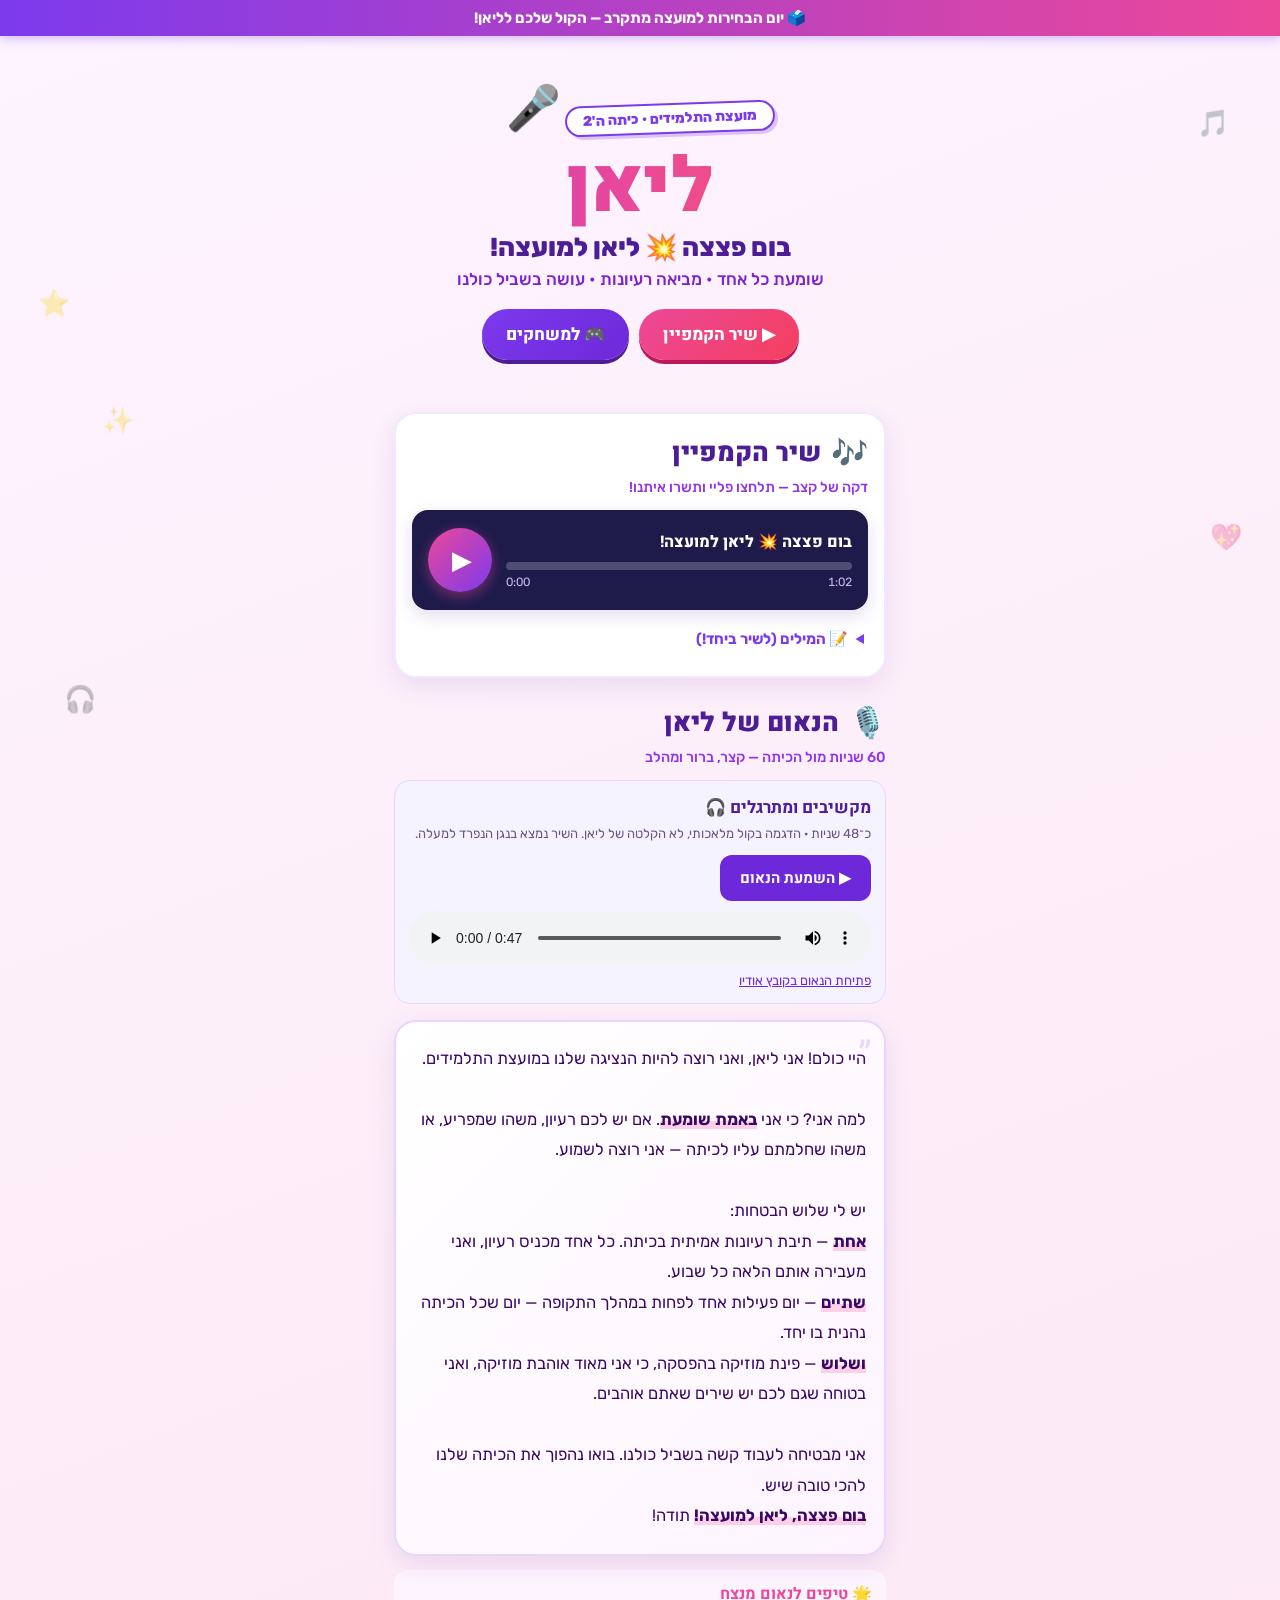
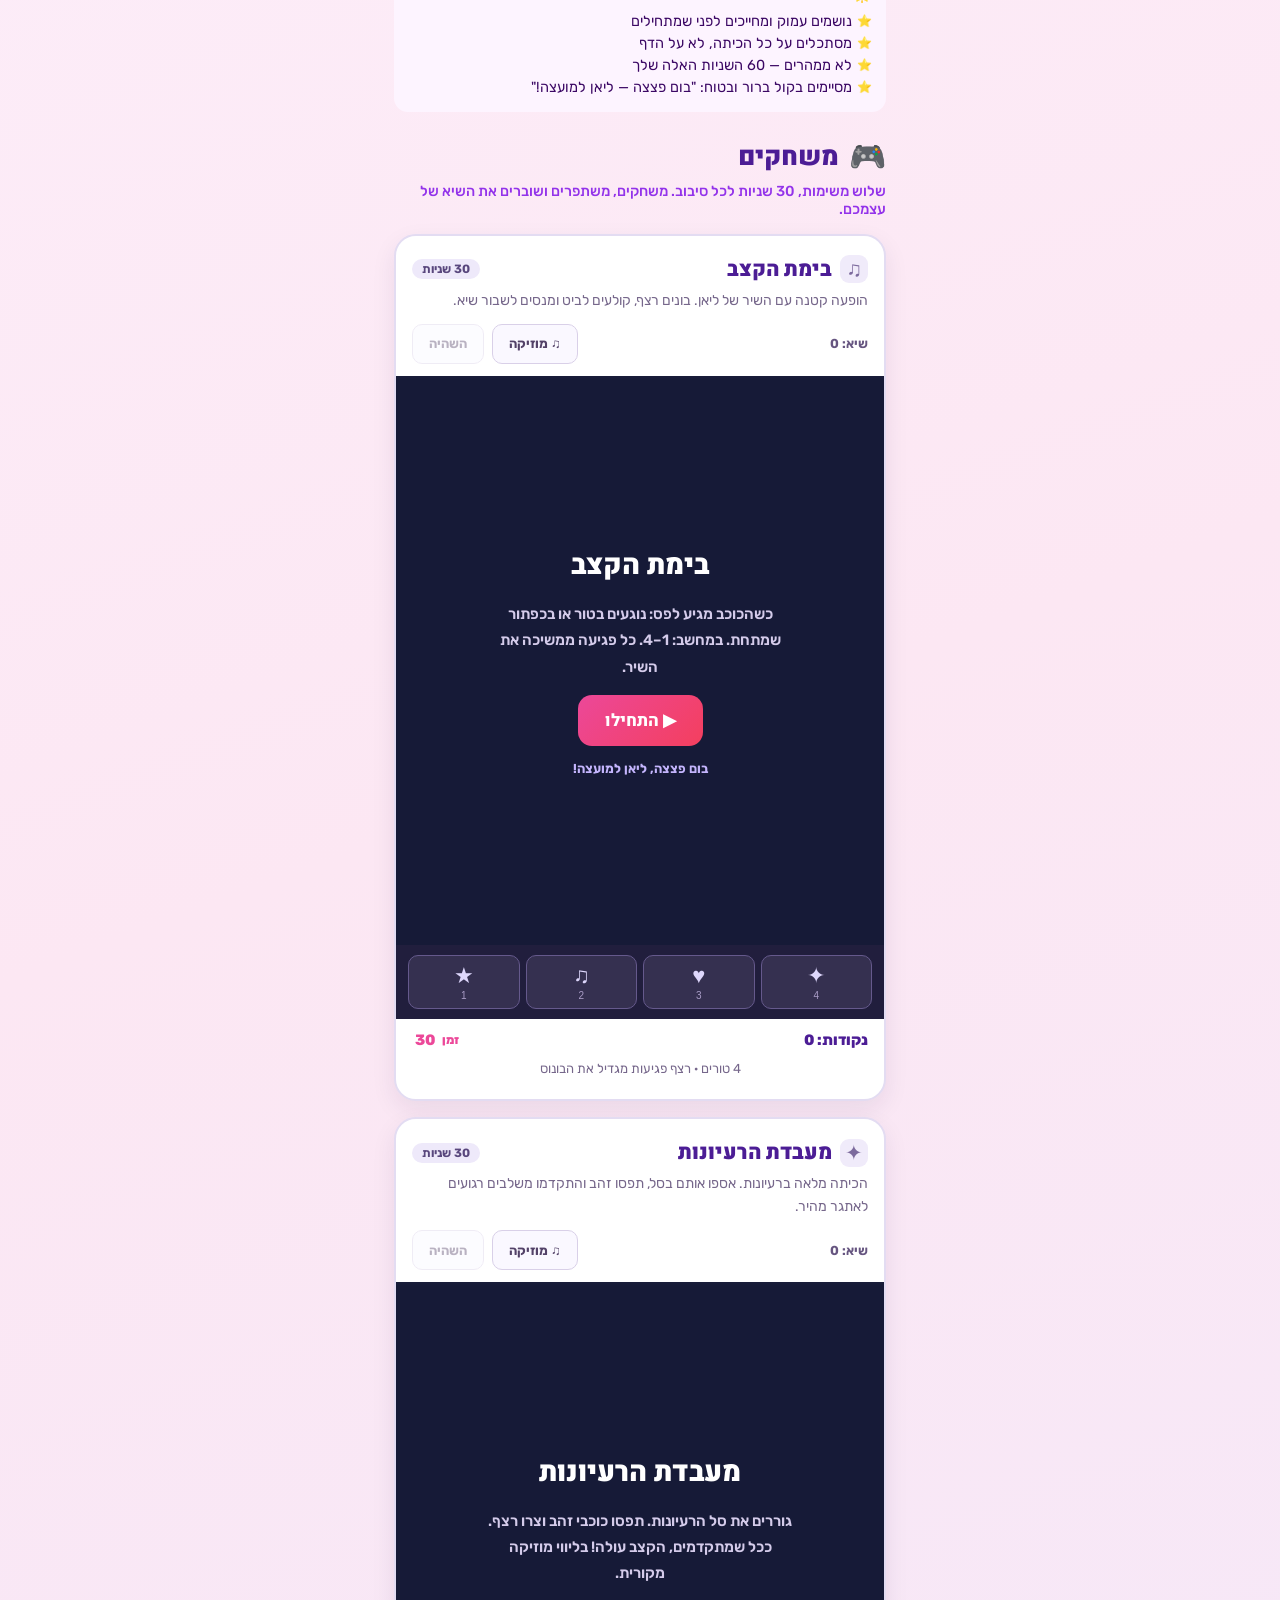
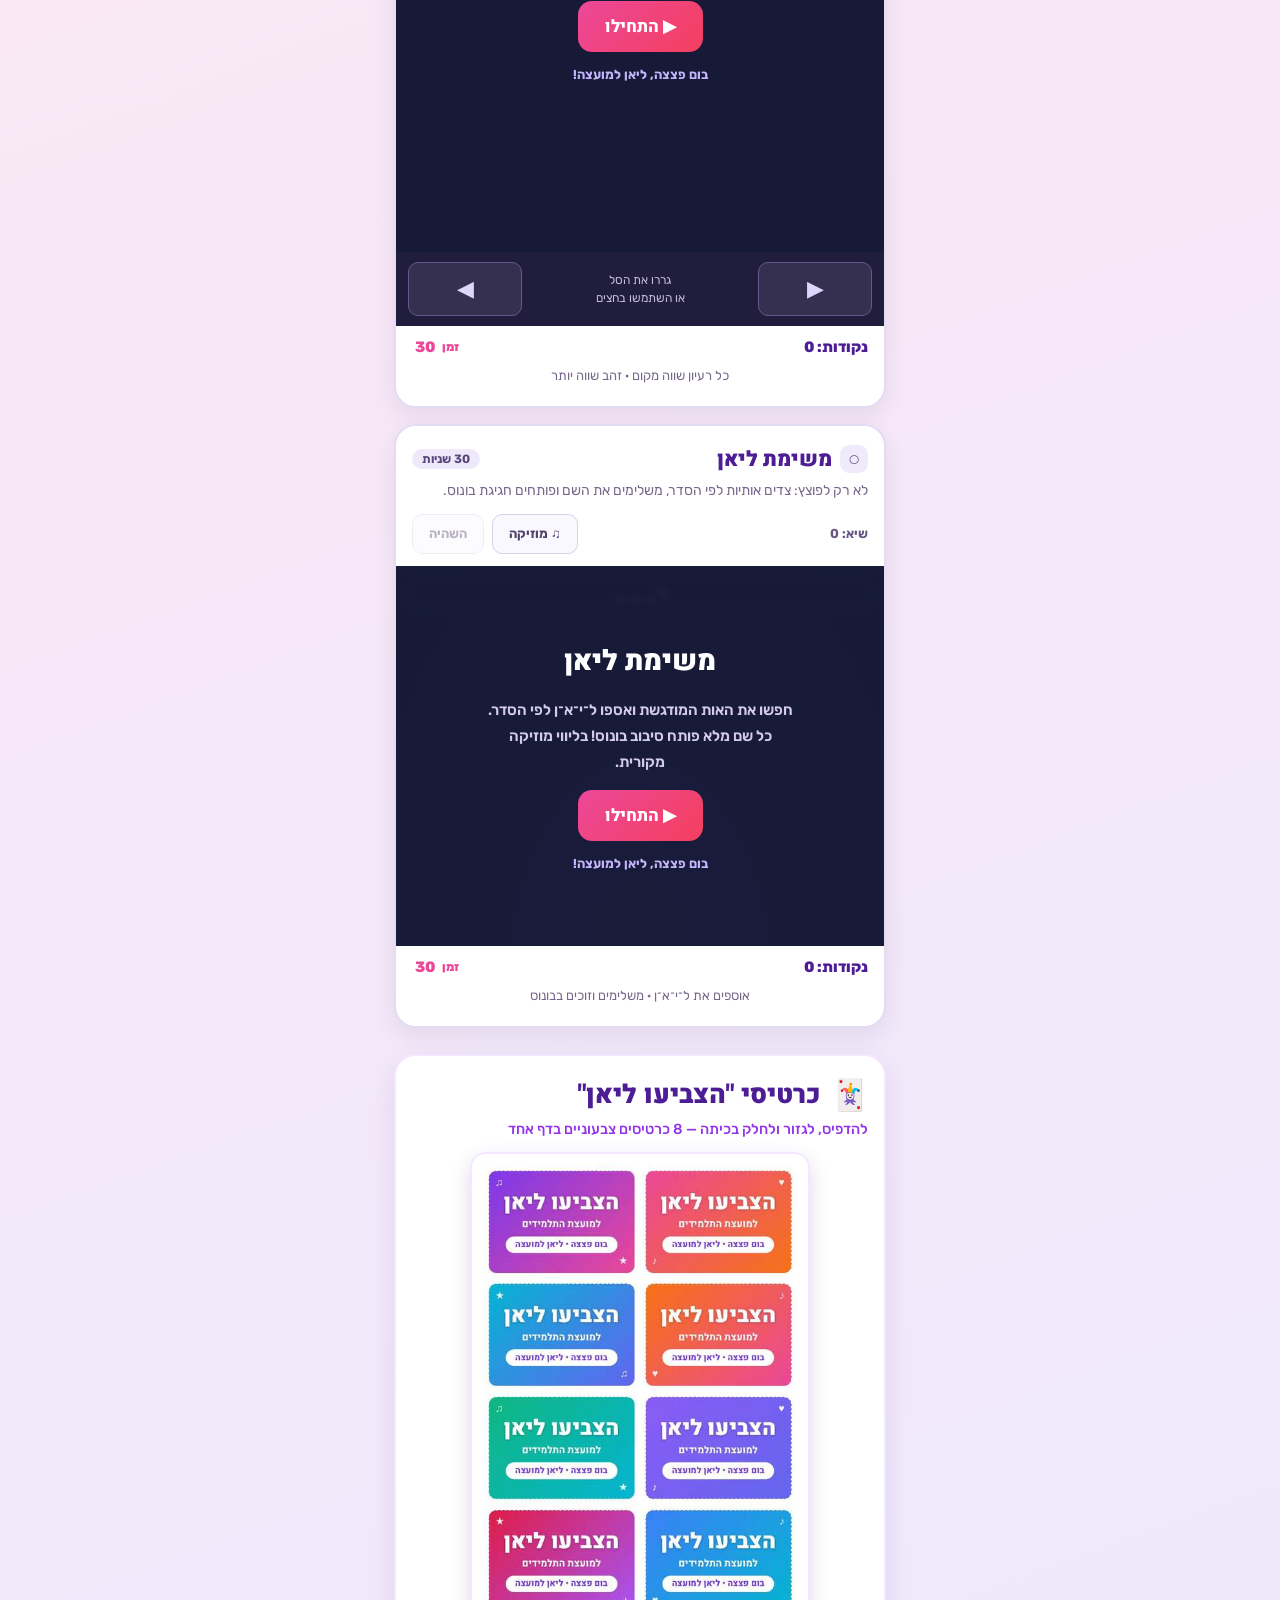
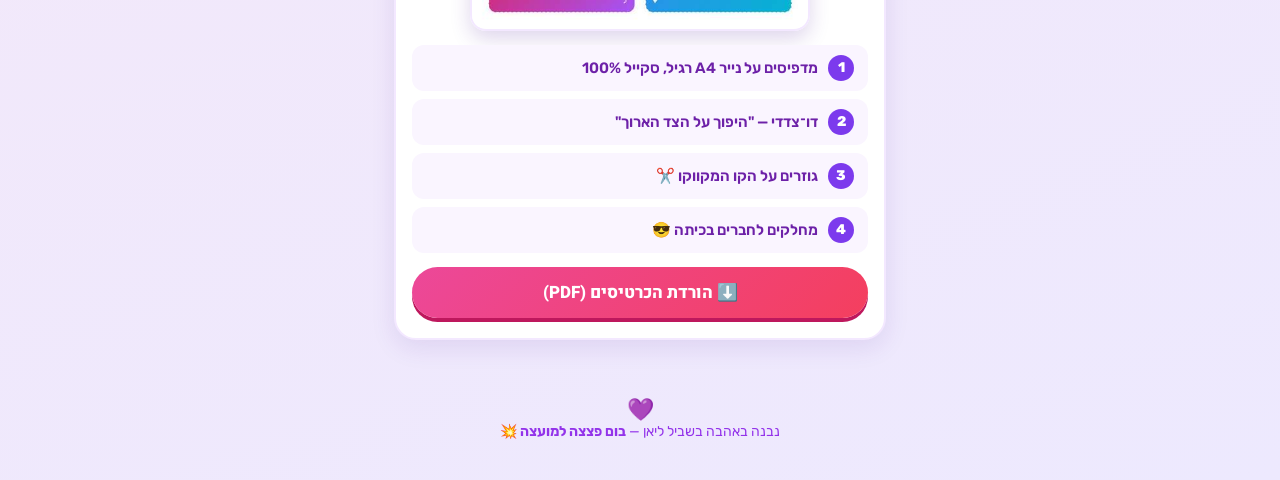
<file: index.html>
<!DOCTYPE html>
<html lang="he" dir="rtl">
<head>
<meta charset="utf-8">
<meta name="viewport" content="width=device-width, initial-scale=1, viewport-fit=cover">
<title>בום פצצה 💥 ליאן למועצה!</title>
<meta name="description" content="אתר הקמפיין של ליאן למועצת התלמידים: השיר, הנאום, המשחקים והכרטיסים. בום פצצה 💥 ליאן למועצה!">
<link rel="preconnect" href="https://fonts.googleapis.com">
<link rel="preconnect" href="https://fonts.gstatic.com" crossorigin>
<link href="https://fonts.googleapis.com/css2?family=Heebo:wght@400;600;700;800;900&family=Rubik:wght@400;500;700&display=swap" rel="stylesheet">
<style>
:root{
  --purple:#7c3aed; --purple-dark:#4c1d95; --pink:#ec4899; --orange:#f97316;
  --cream:#fff8fc; --ink:#3b0764; --card:#ffffff;
}
*{margin:0;padding:0;box-sizing:border-box;-webkit-tap-highlight-color:transparent}
html{scroll-behavior:smooth;scroll-padding-top:64px}
section{scroll-margin-top:64px}
body{
  font-family:'Rubik','Heebo',sans-serif; color:var(--ink);
  background:linear-gradient(160deg,#fdf4ff 0%,#fce7f3 45%,#ede9fe 100%);
  min-height:100vh; overflow-x:hidden;
}
h1,h2,h3,.btn{font-family:'Heebo',sans-serif}
.wrap{max-width:520px;margin:0 auto;padding:0 14px}
/* floating sticker bg */
.sticker{position:fixed;font-size:26px;opacity:.35;z-index:0;animation:floaty 7s ease-in-out infinite;pointer-events:none}
@keyframes floaty{0%,100%{transform:translateY(0) rotate(-8deg)}50%{transform:translateY(-22px) rotate(10deg)}}
/* ribbon */
.ribbon{position:sticky;top:0;z-index:50;background:linear-gradient(90deg,var(--purple),var(--pink));color:#fff;text-align:center;font-weight:700;padding:9px 12px;font-size:15px;box-shadow:0 2px 12px rgba(124,58,237,.35)}
/* hero */
.hero{position:relative;text-align:center;padding:46px 16px 26px;z-index:1}
.badge{display:inline-block;background:#fff;border:2.5px solid var(--purple);color:var(--purple);font-weight:800;border-radius:999px;padding:5px 16px;font-size:14px;transform:rotate(-2deg);box-shadow:3px 3px 0 rgba(124,58,237,.25)}
.hero h1{font-size:64px;font-weight:900;line-height:1.05;margin:14px 0 4px;
  background:linear-gradient(90deg,var(--purple),var(--pink),var(--orange));
  -webkit-background-clip:text;background-clip:text;color:transparent;
  text-shadow:0 0 0 transparent;animation:pop 3.2s ease-in-out infinite}
@keyframes pop{0%,100%{transform:scale(1)}50%{transform:scale(1.04)}}
.hero .slogan{font-size:26px;font-weight:800;color:var(--purple-dark)}
.hero .sub{font-size:17px;color:#7e22ce;margin-top:6px;font-weight:500}
.mic{font-size:44px;display:inline-block;animation:swing 2.6s ease-in-out infinite;transform-origin:top center}
@keyframes swing{0%,100%{transform:rotate(-12deg)}50%{transform:rotate(12deg)}}
.cta-row{display:flex;gap:10px;justify-content:center;flex-wrap:wrap;margin-top:20px}
.btn{display:inline-block;border:none;cursor:pointer;text-decoration:none;font-weight:800;font-size:17px;border-radius:999px;padding:13px 24px;color:#fff;transition:transform .12s}
.btn:active{transform:scale(.94)}
.btn-pink{background:linear-gradient(135deg,var(--pink),#f43f5e);box-shadow:0 4px 0 #be185d}
.btn-purple{background:linear-gradient(135deg,var(--purple),#6d28d9);box-shadow:0 4px 0 #4c1d95}
/* sections */
section{position:relative;z-index:1;margin:26px 0}
.card{background:var(--card);border-radius:22px;padding:20px 16px;box-shadow:0 8px 24px rgba(76,29,149,.10);border:2px solid #f3e8ff}
.sec-title{display:flex;align-items:center;gap:10px;margin-bottom:6px}
.sec-title .emoji{font-size:30px}
.sec-title h2{font-size:26px;font-weight:900;color:var(--purple-dark)}
.sec-sub{color:#9333ea;font-size:14.5px;margin-bottom:14px;font-weight:500}
/* song */
.song-embed{border-radius:16px;overflow:hidden;box-shadow:0 6px 18px rgba(76,29,149,.15);background:#1e1b4b}
.song-embed iframe{width:100%;height:250px;border:0;display:block}
.song-player{display:flex;align-items:center;gap:14px;padding:18px 16px;direction:ltr}
.song-play-btn{flex:none;width:64px;height:64px;border-radius:50%;border:none;cursor:pointer;background:linear-gradient(135deg,var(--pink),var(--purple));color:#fff;font-size:26px;line-height:1;display:flex;align-items:center;justify-content:center;box-shadow:0 4px 14px rgba(236,72,153,.45);transition:transform .12s}
.song-play-btn:active{transform:scale(.92)}
.song-play-btn .ic{transform:translateX(2px)}
.song-info{flex:1;min-width:0;color:#fff}
.song-name{font-family:'Heebo',sans-serif;font-weight:800;font-size:16px;margin-bottom:8px;direction:rtl;text-align:right}
.song-progress{height:8px;border-radius:99px;background:rgba(255,255,255,.22);overflow:hidden;cursor:pointer}
#song-bar{height:100%;width:0%;border-radius:99px;background:linear-gradient(90deg,var(--pink),#facc15)}
.song-times{display:flex;justify-content:space-between;font-size:12px;color:#c7b9f0;margin-top:5px;font-variant-numeric:tabular-nums}
.lyrics{margin-top:12px}
.lyrics summary{cursor:pointer;font-weight:700;color:var(--purple);font-size:15px;padding:8px 4px}
.lyrics .box{background:#faf5ff;border:1.5px dashed #c4b5fd;border-radius:14px;padding:14px;font-size:15.5px;line-height:1.9;white-space:pre-line}
/* speech */
.speech-listen{margin-bottom:16px;background:#f5f3ff;border:1px solid #e9d5ff;border-radius:16px;padding:14px}
.speech-listen h3{font-size:17px;color:var(--purple-dark);margin-bottom:4px}
.speech-listen p{font-size:13px;color:#6b5485;line-height:1.6;margin-bottom:10px}
.speech-play{border:0;border-radius:12px;background:#6d28d9;color:#fff;font:700 15px Heebo,sans-serif;padding:12px 20px;cursor:pointer;margin-bottom:10px;min-height:44px}
.speech-listen audio{display:block;width:100%;height:54px;direction:ltr}
.speech-listen a{font-size:13px;color:#6d28d9;display:inline-block;margin-top:8px}
.speech-listen .audio-error{color:#a21b3d;margin:8px 0 0}

.speech{position:relative;background:linear-gradient(135deg,#fff,#fdf4ff);border-radius:22px;padding:22px 18px;border:2px solid #e9d5ff;box-shadow:0 8px 24px rgba(76,29,149,.10)}
.speech .quote{font-size:38px;position:absolute;top:6px;right:12px;color:#e9d5ff;font-family:Heebo}
.speech p{font-size:16.5px;line-height:1.85}
.speech .hl{background:linear-gradient(transparent 60%,#fbcfe8 60%);font-weight:700}
.tips{margin-top:14px;background:#fdf4ff;border-radius:14px;padding:12px 14px}
.tips h3{font-size:16px;color:var(--pink);margin-bottom:6px}
.tips li{font-size:14.5px;margin:4px 0;list-style:none;padding-right:20px;position:relative}
.tips li::before{content:'⭐';position:absolute;right:0;font-size:12px;top:2px}
/* games */
.game{margin:16px 0;background:#fff;border-radius:22px;border:2px solid #f3e8ff;box-shadow:0 8px 24px rgba(76,29,149,.10);overflow:hidden}
.game-head{padding:14px 16px 4px;display:flex;align-items:center;gap:8px}
.game-head h3{font-size:20px;font-weight:900;color:var(--purple-dark)}
.game-head .tag{margin-right:auto;background:#fce7f3;color:#be185d;font-size:12px;font-weight:700;border-radius:999px;padding:3px 10px}
.game-desc{padding:0 16px 10px;font-size:14px;color:#9333ea}
.stage{position:relative;width:100%;touch-action:none;user-select:none}
.stage canvas{display:block;width:100%;height:auto;background:linear-gradient(180deg,#f5f3ff,#fdf2f8)}
.overlay{position:absolute;inset:0;display:flex;flex-direction:column;align-items:center;justify-content:center;gap:10px;background:rgba(255,255,255,.82);backdrop-filter:blur(3px);text-align:center;padding:16px}
.overlay.hidden{display:none}
.overlay .big{font-family:Heebo;font-size:26px;font-weight:900;color:var(--purple-dark)}
.overlay .mid{font-size:16px;color:#7e22ce;font-weight:600}
.overlay .vote{background:linear-gradient(90deg,#ede9fe,#fce7f3);border:1.5px dashed #c084fc;color:#6d21a8;font-weight:700;border-radius:999px;padding:6px 16px;font-size:14.5px}
.scorebar{display:flex;justify-content:space-between;padding:8px 16px;font-weight:800;font-size:16px;color:var(--purple-dark)}
.scorebar .time{color:var(--pink)}
/* balloons */
.balloon-zone{position:relative;width:100%;height:380px;overflow:hidden;background:linear-gradient(180deg,#f0f9ff,#fdf2f8)}
.balloon{position:absolute;bottom:-90px;width:56px;height:70px;border-radius:50% 50% 50% 50%/55% 55% 45% 45%;cursor:pointer;display:flex;align-items:center;justify-content:center;font-weight:900;font-size:20px;color:#fff;box-shadow:inset -6px -8px 12px rgba(0,0,0,.12);animation:none;transition:transform .1s}
.balloon::after{content:'';position:absolute;bottom:-8px;left:50%;transform:translateX(-50%);border:5px solid transparent;border-top:8px solid inherit}
.balloon.pop{transform:scale(1.5);opacity:0;transition:transform .18s,opacity .18s}
.letters{position:absolute;top:8px;right:12px;background:rgba(255,255,255,.85);border-radius:999px;padding:4px 14px;font-weight:900;color:var(--purple);font-size:17px;letter-spacing:3px;border:1.5px dashed #c084fc}
/* cards */
.cards-preview{display:block;width:100%;max-width:340px;margin:8px auto;border-radius:16px;box-shadow:0 8px 20px rgba(76,29,149,.18);border:2px solid #f3e8ff}
.steps{margin:14px 0}
.steps li{list-style:none;background:#faf5ff;border-radius:12px;padding:10px 14px;margin:8px 0;font-size:15px;font-weight:600;color:#6d21a8;display:flex;gap:10px;align-items:center}
.steps .n{background:var(--purple);color:#fff;border-radius:50%;min-width:26px;height:26px;display:flex;align-items:center;justify-content:center;font-size:14px;font-weight:800}
.dl{display:block;text-align:center;margin-top:10px}
/* footer */
footer{text-align:center;padding:30px 14px 40px;color:#9333ea;font-size:14px;position:relative;z-index:1}
footer .heart{font-size:22px}
.confetti-canvas{position:absolute;inset:0;pointer-events:none}
@media (min-width:480px){.hero h1{font-size:76px}}
</style>
<link rel="stylesheet" href="arcade.css?v=7">
</head>
<body>
<div class="sticker" style="top:12%;right:4%">🎵</div>
<div class="sticker" style="top:32%;left:3%;animation-delay:1.2s">⭐</div>
<div class="sticker" style="top:58%;right:3%;animation-delay:.6s">💖</div>
<div class="sticker" style="top:76%;left:5%;animation-delay:1.8s">🎧</div>
<div class="sticker" style="top:45%;left:8%;animation-delay:2.4s">✨</div>

<div class="ribbon">🗳️ יום הבחירות למועצה מתקרב — הקול שלכם לליאן!</div>

<header class="hero">
  <span class="badge">מועצת התלמידים • כיתה ה'2</span>
  <div class="mic">🎤</div>
  <h1>ליאן</h1>
  <div class="slogan">בום פצצה 💥 ליאן למועצה!</div>
  <div class="sub">שומעת כל אחד • מביאה רעיונות • עושה בשביל כולנו</div>
  <div class="cta-row">
    <a class="btn btn-pink" href="#song">▶ שיר הקמפיין</a>
    <a class="btn btn-purple" href="#games">🎮 למשחקים</a>
  </div>
</header>

<main class="wrap">

<section id="song">
  <div class="card">
    <div class="sec-title"><span class="emoji">🎶</span><h2>שיר הקמפיין</h2></div>
    <div class="sec-sub">דקה של קצב — תלחצו פליי ותשרו איתנו!</div>
    <div class="song-embed song-player">
      <button id="song-play" class="song-play-btn" aria-label="הפעל את השיר"><span class="ic">▶</span></button>
      <div class="song-info">
        <div class="song-name">בום פצצה 💥 ליאן למועצה!</div>
        <div class="song-progress" id="song-progress"><div id="song-bar"></div></div>
        <div class="song-times"><span id="song-cur">0:00</span><span id="song-dur">1:03</span></div>
      </div>
      <audio id="song-audio" src="lian-jingle.mp3" preload="metadata" playsinline></audio>
    </div>
    <details class="lyrics">
      <summary>📝 המילים (לשיר ביחד!)</summary>
      <div class="box">בום! פצצה! ליאן למועצה!
בום! פצצה! ליאן למועצה!
מי שומעת את כולם? ליאן!
מי מביאה את הכיף? ליאן!
רעיונות ושירים ולב גדול,
הכיתה שלנו הכי שווה!
בום! פצצה! ליאן למועצה!
בום! פצצה! ליאן למועצה!
תנו קול לליאן — היא הפצצה!</div>
    </details>
  </div>
</section>

<section id="speech">
  <div class="sec-title"><span class="emoji">🎙️</span><h2>הנאום של ליאן</h2></div>
  <div class="sec-sub">60 שניות מול הכיתה — קצר, ברור ומהלב</div>
  <div class="speech-listen">
    <h3>מקשיבים ומתרגלים 🎧</h3>
    <p>כ־48 שניות · הדגמה בקול מלאכותי, לא הקלטה של ליאן. השיר נמצא בנגן הנפרד למעלה.</p>
    <button id="speech-play" class="speech-play" type="button">▶ השמעת הנאום</button>
    <audio id="speech-audio" controls preload="metadata" playsinline aria-label="הדגמת הנאום בקול מלאכותי">
      <source src="lian-speech.mp3" type="audio/mpeg" onerror="document.getElementById('speech-audio-error').hidden=false">
      הדפדפן לא תומך בנגן אודיו.
    </audio>
    <p id="speech-audio-error" class="audio-error" hidden>לא הצלחנו לטעון את הנאום. אפשר לנסות שוב דרך הקישור.</p>
    <a href="lian-speech.mp3">פתיחת הנאום בקובץ אודיו</a>
  </div>
  <div class="speech">
    <span class="quote">”</span>
    <p>היי כולם! אני ליאן, ואני רוצה להיות הנציגה שלנו במועצת התלמידים.<br><br>
    למה אני? כי אני <span class="hl">באמת שומעת</span>. אם יש לכם רעיון, משהו שמפריע, או משהו שחלמתם עליו לכיתה — אני רוצה לשמוע.<br><br>
    יש לי שלוש הבטחות:<br>
    <span class="hl">אחת</span> — תיבת רעיונות אמיתית בכיתה. כל אחד מכניס רעיון, ואני מעבירה אותם הלאה כל שבוע.<br>
    <span class="hl">שתיים</span> — יום פעילות אחד לפחות במהלך התקופה — יום שכל הכיתה נהנית בו יחד.<br>
    <span class="hl">ושלוש</span> — פינת מוזיקה בהפסקה, כי אני מאוד אוהבת מוזיקה, ואני בטוחה שגם לכם יש שירים שאתם אוהבים.<br><br>
    אני מבטיחה לעבוד קשה בשביל כולנו. בואו נהפוך את הכיתה שלנו להכי טובה שיש.<br>
    <span class="hl">בום פצצה, ליאן למועצה!</span> תודה!</p>
  </div>
  <div class="tips">
    <h3>🌟 טיפים לנאום מנצח</h3>
    <ul>
      <li>נושמים עמוק ומחייכים לפני שמתחילים</li>
      <li>מסתכלים על כל הכיתה, לא על הדף</li>
      <li>לא ממהרים — 60 השניות האלה שלך</li>
      <li>מסיימים בקול ברור ובטוח: "בום פצצה — ליאן למועצה!"</li>
    </ul>
  </div>
</section>

<section id="games">
  <div class="sec-title"><span class="emoji">🎮</span><h2>משחקים</h2></div>
  <div class="sec-sub">שלוש משימות, 30 שניות לכל סיבוב. משחקים, משתפרים ושוברים את השיא של עצמכם.</div>

  <!-- GAME 1: rhythm -->
  <div class="game" id="g1">
    <div class="game-head"><span style="font-size:24px">🥁</span><h3>תופסים את הקצב</h3><span class="tag">30 שניות</span></div>
    <div class="game-desc">הכוכבים יורדים בביט של ליאן — תקליקו על הטור הנכון בדיוק כשהכוכב מגיע לקו, וכל פגיעה מנגנת את ההמשך של השיר! 🎶</div>
    <div class="stage">
      <canvas id="rhythm" width="360" height="420"></canvas>
      <div class="overlay" id="rhythm-start">
        <div class="big">תופסים את הקצב 🥁</div>
        <div class="mid">כוכב על הקו = קליק על הטור שלו, וכל פגיעה מנגנת עוד קטע מהשיר של ליאן 🎵</div>
        <button class="btn btn-pink" onclick="startRhythm()">▶ התחילו</button>
        <div class="vote">💥 בום פצצה — בבחירות מצביעים ליאן!</div>
      </div>
      <div class="overlay hidden" id="rhythm-end">
        <canvas class="confetti-canvas" id="rhythm-conf"></canvas>
        <div class="big" id="rhythm-score-txt"></div>
        <div class="mid">אתם בקצב של ליאן! 🎤</div>
        <div class="vote">בום פצצה 💥 נשאר דבר אחד: להצביע ליאן!</div>
        <button class="btn btn-purple" onclick="startRhythm()">🔁 עוד פעם</button>
      </div>
    </div>
    <div class="scorebar"><span id="rhythm-score">נקודות: 0</span><span class="time" id="rhythm-time">30</span></div>
  </div>

  <!-- GAME 2: catch -->
  <div class="game" id="g2">
    <div class="game-head"><span style="font-size:24px">💡</span><h3>תופסים רעיונות</h3><span class="tag">30 שניות</span></div>
    <div class="game-desc">ליאן אוספת רעיונות מכולם! הזיזו את המיקרופון ותפסו כמה שיותר רעיונות שנופלים.</div>
    <div class="stage">
      <canvas id="catch" width="360" height="420"></canvas>
      <div class="overlay" id="catch-start">
        <div class="big">תופסים רעיונות 💡</div>
        <div class="mid">מזיזים את האצבע או העכבר ימינה־שמאלה</div>
        <button class="btn btn-pink" onclick="startCatch()">▶ התחילו</button>
        <div class="vote">💥 ליאן שומעת כל רעיון — בום פצצה, תצביעו לה!</div>
      </div>
      <div class="overlay hidden" id="catch-end">
        <canvas class="confetti-canvas" id="catch-conf"></canvas>
        <div class="big" id="catch-score-txt"></div>
        <div class="mid">איזה אוסף רעיונות! 🌟</div>
        <div class="vote">גם הרעיון הכי טוב: להצביע ליאן 🗳️</div>
        <button class="btn btn-purple" onclick="startCatch()">🔁 עוד פעם</button>
      </div>
    </div>
    <div class="scorebar"><span id="catch-score">נקודות: 0</span><span class="time" id="catch-time">30</span></div>
  </div>

  <!-- GAME 3: balloons -->
  <div class="game" id="g3">
    <div class="game-head"><span style="font-size:24px">🎈</span><h3>פוצצים בלונים</h3><span class="tag">30 שניות</span></div>
    <div class="game-desc">פוצצו כמה שיותר בלונים! הבלונים עם האותיות של ל־י־א־ן שווים בונוס ענק.</div>
    <div class="stage balloon-zone" id="balloon-zone">
      <div class="letters" id="letters-box">ל _ _ _</div>
      <div class="overlay" id="balloon-start">
        <div class="big">פוצצים בלונים 🎈</div>
        <div class="mid">בלון רגיל = 5 נק׳ • בלון אות = 30 נק׳</div>
        <button class="btn btn-pink" onclick="startBalloons()">▶ התחילו</button>
        <div class="vote">💥 בום פצצה! פוצצים את הבחירות — עם ליאן!</div>
      </div>
      <div class="overlay hidden" id="balloon-end">
        <canvas class="confetti-canvas" id="balloon-conf"></canvas>
        <div class="big" id="balloon-score-txt"></div>
        <div class="mid">פיצוץ מושלם! 💥</div>
        <div class="vote">ועכשיו בום פצצה: מצביעים ליאן! 💥</div>
        <button class="btn btn-purple" onclick="startBalloons()">🔁 עוד פעם</button>
      </div>
    </div>
    <div class="scorebar"><span id="balloon-score">נקודות: 0</span><span class="time" id="balloon-time">30</span></div>
  </div>
</section>

<section id="cards">
  <div class="card">
    <div class="sec-title"><span class="emoji">🃏</span><h2>כרטיסי "הצביעו ליאן"</h2></div>
    <div class="sec-sub">להדפיס, לגזור ולחלק בכיתה — 8 כרטיסים צבעוניים בדף אחד</div>
    <img class="cards-preview" src="[data-uri]" alt="כרטיסי הצביעו ליאן - תצוגה מקדימה">
    <ol class="steps">
      <li><span class="n">1</span> מדפיסים על נייר A4 רגיל, סקייל 100%</li>
      <li><span class="n">2</span> דו־צדדי — "היפוך על הצד הארוך"</li>
      <li><span class="n">3</span> גוזרים על הקו המקווקו ✂️</li>
      <li><span class="n">4</span> מחלקים לחברים בכיתה 😎</li>
    </ol>
    <a class="btn btn-pink dl" href="https://github.com/piniaminov-code/lian-campaign/releases/download/v1.0/lian-vote-cards-v5.pdf" download>⬇️ הורדת הכרטיסים (PDF)</a>
  </div>
</section>

</main>

<footer>
  <div class="heart">💜</div>
  נבנה באהבה בשביל ליאן — <b>בום פצצה למועצה</b> 💥
</footer>

<script>
/* ---------- campaign song player ---------- */
(function(){
  const a=document.getElementById('song-audio'),btn=document.getElementById('song-play'),ic=btn.querySelector('.ic'),
        bar=document.getElementById('song-bar'),cur=document.getElementById('song-cur'),dur=document.getElementById('song-dur'),
        prog=document.getElementById('song-progress');
  function fmt(s){if(!isFinite(s))return'0:00';s=Math.floor(s);return Math.floor(s/60)+':'+String(s%60).padStart(2,'0');}
  btn.addEventListener('click',function(){
    if(a.paused){const p=a.play();if(p&&p.catch)p.catch(function(){});}else{a.pause();}
  });
  a.addEventListener('play',function(){ic.textContent='⏸';ic.style.transform='none';});
  a.addEventListener('pause',function(){ic.textContent='▶';ic.style.transform='translateX(2px)';});
  a.addEventListener('loadedmetadata',function(){dur.textContent=fmt(a.duration);});
  a.addEventListener('timeupdate',function(){cur.textContent=fmt(a.currentTime);if(a.duration)bar.style.width=(a.currentTime/a.duration*100)+'%';});
  a.addEventListener('ended',function(){a.currentTime=0;bar.style.width='0%';cur.textContent='0:00';});
  prog.addEventListener('click',function(e){const r=prog.getBoundingClientRect();const f=(e.clientX-r.left)/r.width;if(a.duration)a.currentTime=f*a.duration;});
})();

/* Speech uses a native MP3 player for Safari support. Keep the two recordings separate. */
(function(){
  const speech=document.getElementById('speech-audio'),song=document.getElementById('song-audio');
  const btn=document.getElementById('speech-play');
  btn.addEventListener('click',()=>{if(speech.paused)speech.play().catch(()=>{document.getElementById('speech-audio-error').hidden=false;});else speech.pause();});
  speech.addEventListener('play',()=>{btn.textContent='⏸ עצירת הנאום';song.pause();resetJingle();});
  speech.addEventListener('pause',()=>{btn.textContent='▶ השמעת הנאום';});
  song.addEventListener('play',()=>speech.pause());
  speech.addEventListener('error',()=>{document.getElementById('speech-audio-error').hidden=false;});
  speech.querySelector('source').addEventListener('error',()=>{document.getElementById('speech-audio-error').hidden=false;});
})();

/* ---------- shared helpers ---------- */
function fitCanvas(cv){ const r=cv.getBoundingClientRect(); const dpr=window.devicePixelRatio||1; cv.width=r.width*dpr; cv.height=r.width*(420/360)*dpr; const ctx=cv.getContext('2d'); ctx.setTransform(dpr,0,0,dpr,0,0); return {w:r.width,h:r.width*(420/360),ctx}; }
function confetti(cv){ const c=cv.getContext('2d'); cv.width=cv.offsetWidth; cv.height=cv.offsetHeight; const P=[]; const colors=['#7c3aed','#ec4899','#f97316','#facc15','#22d3ee','#a3e635'];
  for(let i=0;i<90;i++)P.push({x:Math.random()*cv.width,y:-20-Math.random()*cv.height,r:3+Math.random()*4,c:colors[i%6],vy:1.5+Math.random()*2.5,vx:-1+Math.random()*2,rot:Math.random()*6.28});
  let n=0;const iv=setInterval(()=>{c.clearRect(0,0,cv.width,cv.height);P.forEach(p=>{p.y+=p.vy;p.x+=p.vx;p.rot+=.08;c.save();c.translate(p.x,p.y);c.rotate(p.rot);c.fillStyle=p.c;c.fillRect(-p.r,-p.r/2,p.r*2,p.r);c.restore();});
  if(++n>=260){clearInterval(iv);c.clearRect(0,0,cv.width,cv.height);}},33);}
function countdown(el,sec,onEnd){ let t=sec; el.textContent=t; const iv=setInterval(()=>{t--;el.textContent=t; if(t<=0){clearInterval(iv);onEnd();}},1000); return iv; }

/* ---------- jingle player: each good tap plays the next slice of Lian's song ---------- */
const JINGLE_LEN=62.83,JINGLE_STEPS=48;
const jingle=new Audio();
jingle.preload='auto';
let jingleReady=false,jingleLoading=false,jinglePos=0,jingleTimer=null;
async function loadJingle(){
  if(jingleReady||jingleLoading)return; jingleLoading=true;
  try{
    const r=await fetch('lian-jingle-b64.txt',{cache:'no-store'});
    const t=await r.text();
    const bin=atob(t.replace(/\s/g,''));
    const bytes=new Uint8Array(bin.length);
    for(let i=0;i<bin.length;i++)bytes[i]=bin.charCodeAt(i);
    jingle.src=URL.createObjectURL(new Blob([bytes],{type:'audio/mpeg'}));
    jingle.load();
    jingleReady=true;
  }catch(e){jingleLoading=false;}
}
loadJingle();
document.addEventListener('pointerdown',loadJingle,{passive:true});
function resetJingle(){jinglePos=0;clearTimeout(jingleTimer);try{jingle.pause();jingle.currentTime=0;}catch(e){}}
function playJingleSlice(){
  if(jinglePos>=JINGLE_LEN)return;
  const step=JINGLE_LEN/JINGLE_STEPS;
  if(!jingleReady){loadJingle();}
  else if(jingle.paused){try{jingle.currentTime=jinglePos;}catch(e){}const p=jingle.play();if(p&&p.catch)p.catch(()=>{});}
  jinglePos=Math.min(jinglePos+step,JINGLE_LEN);
  clearTimeout(jingleTimer);
  if(jingleReady){
    const remain=Math.max((jinglePos-jingle.currentTime)*1000+80,120);
    jingleTimer=setTimeout(()=>{if(!jingle.ended)jingle.pause();},remain);
  }
}
window.__jingle=jingle;window.__playSlice=playJingleSlice;window.__jingleState=()=>({pos:Math.round(jinglePos*100)/100,paused:jingle.paused,t:Math.round(jingle.currentTime*100)/100,ready:jingle.readyState,jr:jingleReady,dur:jingle.duration,src:(jingle.src||'').slice(0,40)});

</script>
<script src="games.js?v=7"></script>
</body>
</html>
</file>
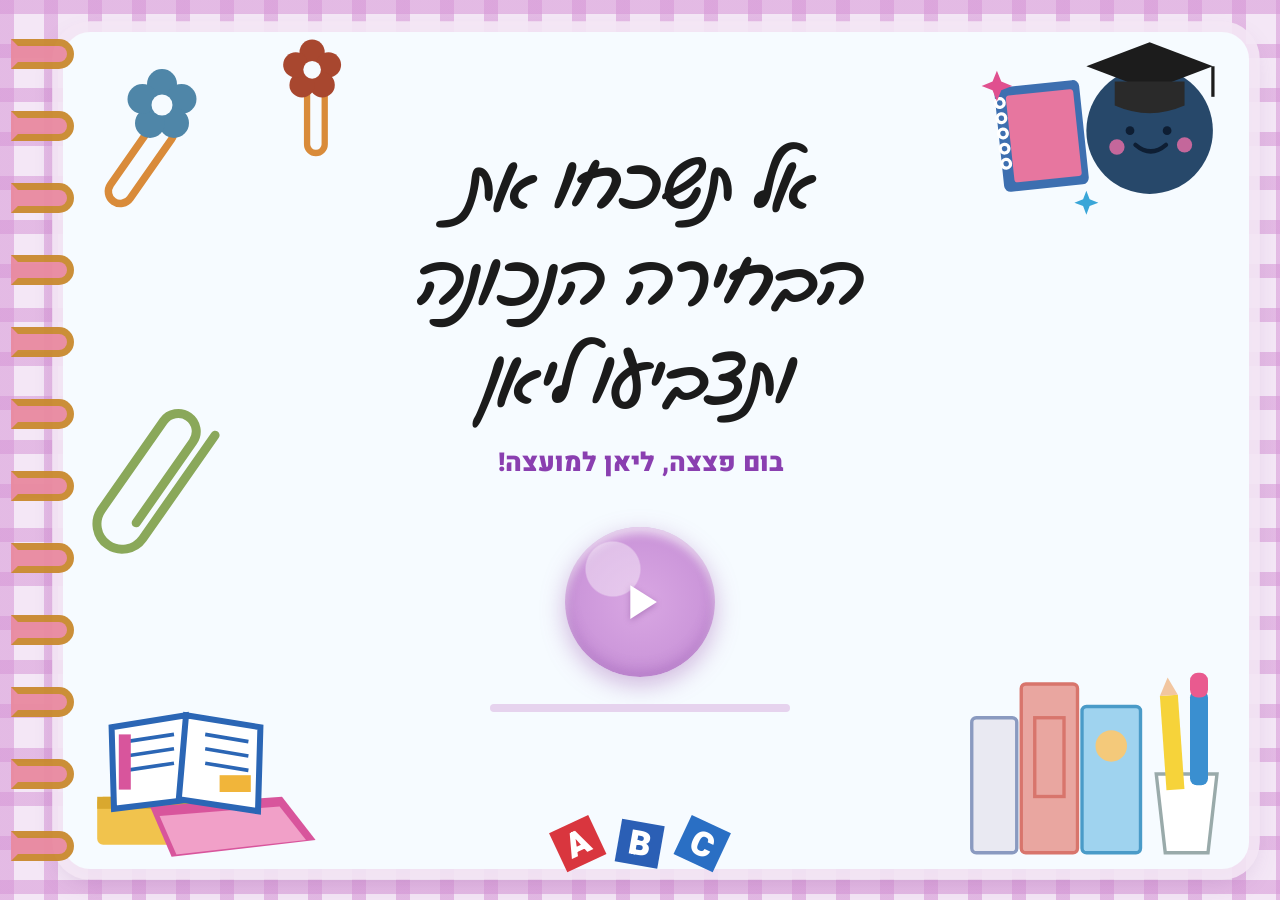
<file: song.html>
<!doctype html><html lang="he" dir="rtl"><head><meta charset="utf-8">
<meta name="viewport" content="width=device-width,initial-scale=1">
<title>השיר של ליאן | בום פצצה ליאן למועצה</title>
<link href="https://fonts.googleapis.com/css2?family=Gveret+Levin&family=Heebo:wght@700;900&display=swap" rel="stylesheet">
<style>
*{box-sizing:border-box;margin:0}
html,body{height:100%}
body{min-height:100vh;min-height:100dvh;display:flex;align-items:center;justify-content:center;overflow:hidden;
background-color:#f4e7f6;
background-image:linear-gradient(rgba(214,150,214,.55) 14px,transparent 14px),linear-gradient(90deg,rgba(214,150,214,.55) 14px,transparent 14px);
background-size:44px 44px;font-family:"Gveret Levin",'Heebo',sans-serif}
.paper{position:absolute;inset:3.5vmin 3.5vmin 3.5vmin 7vmin;background:#f6fbff;border-radius:3vmin;box-shadow:0 0 0 1.2vmin rgba(244,231,246,.9),0 1vmin 3vmin rgba(120,60,140,.25)}
.spiral{position:absolute;left:1.2vmin;top:2vmin;bottom:2vmin;width:7vmin;display:flex;flex-direction:column;justify-content:space-around}
.spiral i{display:block;height:3.4vmin;width:7vmin;border:.8vmin solid #c98a2e;border-left-color:transparent;border-radius:0 3vmin 3vmin 0;background:#e98aa0;opacity:.95}
.art{position:absolute;overflow:visible;pointer-events:none}
main{position:relative;margin-top:-6vmin;text-align:center;padding:0 9vmin;z-index:2;max-width:760px}
h1{font-weight:400;font-size:clamp(34px,9.5vmin,72px);line-height:1.35;color:#1b1b1b}
.small{margin-top:2vmin;font-family:Heebo;font-weight:900;color:#8a3fb0;font-size:clamp(16px,3.6vmin,26px)}
.play{margin:5vmin auto 0;width:clamp(96px,22vmin,150px);height:clamp(96px,22vmin,150px);border-radius:50%;border:0;cursor:pointer;
background:radial-gradient(circle at 32% 28%,#fff6 0 18%,transparent 19%),radial-gradient(circle at 50% 50%,#d9a7e3,#c38bd4);
box-shadow:inset 0 -6px 14px rgba(120,50,150,.25),inset 0 6px 10px rgba(255,255,255,.7),0 8px 24px rgba(150,80,170,.4);display:flex;align-items:center;justify-content:center;transition:transform .15s}
.play:active{transform:scale(.94)}
.play svg{width:42%;height:42%;fill:#fff;filter:drop-shadow(0 2px 3px rgba(100,40,120,.35))}
.play.on{animation:pulse 1.4s ease-in-out infinite}
@keyframes pulse{50%{transform:scale(1.07)}}
.bar{width:min(300px,70vw);height:8px;background:#e6d3ee;border-radius:9px;margin:3vmin auto 0;overflow:hidden}
.bar b{display:block;height:100%;width:0;background:linear-gradient(90deg,#ec4899,#facc15)}
.back{display:inline-block;margin-top:3vmin;font:700 14px Heebo;color:#7c3aed}
@media (max-width:600px){.abc{display:none}}
@media (max-aspect-ratio:3/4){.paper{inset:2.5vmin 2.5vmin 2.5vmin 6.5vmin}}
</style></head><body>
<div class="paper"></div>
<div class="spiral" aria-hidden="true"><i></i><i></i><i></i><i></i><i></i><i></i><i></i><i></i><i></i><i></i><i></i><i></i></div>

<!-- top-left flower clips -->
<svg class="art" style="left:12vmin;top:6vmin;width:20vmin" viewBox="0 0 120 120" aria-hidden="true">
<rect x="14" y="40" width="16" height="64" rx="8" fill="none" stroke="#d98b3a" stroke-width="5" transform="rotate(35 22 72)"/>
<g transform="translate(36 34)"><g fill="#4f86a8"><circle cx="0" cy="-14" r="10"/><circle cx="13" cy="-4" r="10"/><circle cx="8" cy="12" r="10"/><circle cx="-8" cy="12" r="10"/><circle cx="-13" cy="-4" r="10"/></g><circle r="7" fill="#f6fbff"/></g></svg>
<svg class="art" style="left:26vmin;top:3vmin;width:14vmin" viewBox="0 0 100 120" aria-hidden="true">
<rect x="58" y="40" width="14" height="60" rx="7" fill="none" stroke="#d98b3a" stroke-width="5"/>
<g transform="translate(62 34)"><g fill="#a8472f"><circle cx="0" cy="-14" r="10"/><circle cx="13" cy="-4" r="10"/><circle cx="8" cy="12" r="10"/><circle cx="-8" cy="12" r="10"/><circle cx="-13" cy="-4" r="10"/></g><circle r="7" fill="#f6fbff"/></g></svg>
<!-- paperclip -->
<svg class="art" style="left:12vmin;top:42%;width:12vmin" viewBox="0 0 60 120" aria-hidden="true"><path d="M30 20v70a14 14 0 0 1-28 0V30a10 10 0 0 1 20 0v55" fill="none" stroke="#8aa85a" stroke-width="5" stroke-linecap="round" transform="rotate(35 30 60) translate(8 0)"/></svg>
<!-- top-right globe + notebook -->
<svg class="art" style="right:6vmin;top:3vmin;width:30vmin;max-width:240px" viewBox="0 0 220 170" aria-hidden="true">
<circle cx="150" cy="95" r="58" fill="#27486a"/><circle cx="132" cy="95" r="4" fill="#0e1e33"/><circle cx="166" cy="95" r="4" fill="#0e1e33"/><path d="M137 108q14 12 28 0" stroke="#0e1e33" stroke-width="4" fill="none" stroke-linecap="round"/>
<circle cx="120" cy="110" r="7" fill="#ec6fa8" opacity=".8"/><circle cx="182" cy="108" r="7" fill="#ec6fa8" opacity=".8"/>
<path d="M92 36l58-22 58 22-58 22z" fill="#1c1c1c"/><path d="M118 50v22q32 14 64 0V50" fill="#2a2a2a"/><path d="M208 36v28" stroke="#1c1c1c" stroke-width="3"/>
<g transform="rotate(-6 50 100)"><rect x="12" y="52" width="78" height="96" rx="6" fill="#3d6fb0"/><rect x="22" y="60" width="62" height="80" rx="3" fill="#e7769f"/><g fill="none" stroke="#fff" stroke-width="3"><circle cx="16" cy="66" r="4"/><circle cx="16" cy="80" r="4"/><circle cx="16" cy="94" r="4"/><circle cx="16" cy="108" r="4"/><circle cx="16" cy="122" r="4"/></g></g>
<path d="M10 40l4 10 10 4-10 4-4 10-4-10-10-4 10-4z" fill="#e0508f"/><path d="M92 150l3 8 8 3-8 3-3 8-3-8-8-3 8-3z" fill="#3aa6d8"/></svg>
<!-- bottom-left books -->
<svg class="art" style="left:10vmin;bottom:4vmin;width:30vmin;max-width:240px" viewBox="0 0 200 160" aria-hidden="true">
<rect x="6" y="104" width="100" height="40" rx="5" fill="#f1c34d"/><rect x="6" y="104" width="100" height="10" fill="#d9a82f"/>
<path d="M50 112l110-8 28 36-120 14z" fill="#d8559c"/><path d="M58 120l100-8 22 28-108 12z" fill="#f1a0c8"/>
<path d="M18 46l62-10 6 70-66 8z" fill="#fff" stroke="#2b66b5" stroke-width="5"/><path d="M80 36l62 10-2 70-66-10z" fill="#fff" stroke="#2b66b5" stroke-width="5"/>
<path d="M30 58l40-6M30 70l40-6M30 82l40-6M96 52l36 6M96 64l36 6M96 76l36 6" stroke="#2b66b5" stroke-width="3"/><rect x="24" y="52" width="10" height="46" fill="#d8559c"/><rect x="108" y="86" width="26" height="14" fill="#f1b53a"/></svg>
<!-- ABC blocks -->
<svg class="art abc" style="left:calc(50% - 90px);bottom:1.5vmin;width:180px" viewBox="0 -10 200 100" aria-hidden="true">
<g direction="ltr" font-family="Heebo" font-weight="900" font-size="38" fill="#fff"><g transform="rotate(-25 30 40)"><rect x="6" y="18" width="48" height="48" fill="#d9363e"/><text x="30" y="55" text-anchor="middle">A</text></g><g transform="rotate(10 100 40)"><rect x="76" y="18" width="48" height="48" fill="#2b5fb5"/><text x="100" y="55" text-anchor="middle">B</text></g><g transform="rotate(25 170 40)"><rect x="146" y="18" width="48" height="48" fill="#2a6fc4"/><text x="170" y="55" text-anchor="middle">C</text></g></g></svg>
<!-- bottom-right books + pencils -->
<svg class="art" style="right:5vmin;bottom:4vmin;width:34vmin;max-width:270px" viewBox="0 0 240 200" aria-hidden="true">
<rect x="6" y="70" width="40" height="120" rx="4" fill="#e9e9f2" stroke="#8a9ac0" stroke-width="3"/>
<rect x="50" y="40" width="50" height="150" rx="4" fill="#e9a6a0" stroke="#d8756c" stroke-width="3"/><rect x="62" y="70" width="26" height="70" fill="none" stroke="#d8756c" stroke-width="3"/>
<rect x="104" y="60" width="52" height="130" rx="4" fill="#9fd3ef" stroke="#4a9bc8" stroke-width="3"/><circle cx="130" cy="95" r="14" fill="#f4c97a"/>
<path d="M170 120h54l-8 70h-38z" fill="#fff" stroke="#9aa" stroke-width="3"/>
<rect x="176" y="50" width="16" height="84" fill="#f6d33a" transform="rotate(-4 184 90)"/><path d="M176 50l8-16 8 16z" fill="#f2c6a0" transform="rotate(-4 184 90)"/>
<rect x="200" y="46" width="16" height="84" rx="6" fill="#3a8fd0"/><rect x="200" y="30" width="16" height="22" rx="7" fill="#e95a8f"/></svg>

<main>
<h1>אל תשכחו את<br>הבחירה הנכונה<br>ותצביעו ליאן</h1>
<div class="small">בום פצצה, ליאן למועצה!</div>
<button class="play" id="p" aria-label="נגן את השיר"><svg viewBox="0 0 24 24" id="ic"><path d="M8 5v14l11-7z"/></svg></button>
<div class="bar"><b id="b"></b></div>
<audio id="a" src="lian-jingle.mp3" preload="auto"></audio>
</main>
<script>
const a=document.getElementById('a'),p=document.getElementById('p'),ic=document.getElementById('ic'),b=document.getElementById('b');
p.onclick=()=>{a.paused?a.play():a.pause()};
a.onplay=()=>{p.classList.add('on');ic.innerHTML='<path d="M6 5h4v14H6zM14 5h4v14h-4z"/>'};
a.onpause=a.onended=()=>{p.classList.remove('on');ic.innerHTML='<path d="M8 5v14l11-7z"/>'};
a.ontimeupdate=()=>{b.style.width=(a.currentTime/(a.duration||1)*100)+'%'};
</script></body></html>
</file>
<file: arcade.css>
/* Focused arcade refresh, campaign colours with a calmer stage. */
.arcade{border-color:#e3dcf2;box-shadow:0 9px 24px rgba(42,30,75,.08)}
.arcade .game-head{padding-top:18px}.arcade .game-head h3{font-size:21px}.arcade .game-head .tag{background:#eee9fa;color:#59477d}
.arcade .game-desc{color:#76678b;line-height:1.65;padding-bottom:12px}
.arcade-tools{display:flex;justify-content:space-between;align-items:center;padding:0 16px 12px;font-size:13px;font-weight:700;color:#665580}
.arcade-tools button{border:1px solid #d9d0e8;border-radius:10px;padding:8px 16px;background:#faf8ff;color:#534268;font:inherit;cursor:pointer;min-height:40px}
.arcade-tools button:disabled{opacity:.4;cursor:default}
.arcade .stage canvas{background:#171b38}.arcade .overlay{background:rgba(23,27,56,.94);backdrop-filter:blur(2px);gap:15px;padding:24px}
.arcade .overlay .big{color:#fff;font-size:28px}.arcade .overlay .mid{color:#d4cbea;max-width:310px;font-size:15px;line-height:1.75}
.arcade .overlay .vote{background:transparent;color:#c4b5fd;border:0;font-size:13px;padding:0}
.arcade .overlay .btn{box-shadow:none;border-radius:14px;padding:13px 27px;font-size:17px}
.arcade-pause{z-index:8}.arcade .scorebar{font-size:15px;padding-top:12px}.arcade .scorebar .time::after{content:' שנ׳';font-size:12px}
.arcade-feedback{min-height:42px;font-size:13px;color:#76678b;text-align:center;padding:4px 12px 14px}
.arcade-controls{display:flex;direction:ltr;gap:6px;padding:10px 12px;background:#211e3d;align-items:center;justify-content:space-between}
.arcade-controls button{flex:1;min-height:54px;border:1px solid #65598c;border-radius:10px;background:#353050;color:#ded7fc;font-size:22px;touch-action:manipulation;cursor:pointer}
.arcade-controls button:active{background:#695c97}.arcade-controls small{display:block;font-size:10px;margin-top:1px;color:#a99cc6}.arcade-controls span{flex:2;color:#c6bddc;text-align:center;font-size:12px;line-height:1.5;direction:rtl}
.arcade .balloon-zone{height:380px;background:radial-gradient(ellipse at 50% 110%,#47345e,#171b38)}
.arcade .balloon{border:0;bottom:auto;width:60px;height:74px;min-width:44px;min-height:44px;z-index:1;font-family:Heebo,sans-serif;box-shadow:inset -5px -7px 12px rgba(0,0,0,.14),0 4px 14px rgba(0,0,0,.12)}
.arcade .balloon:after{border:0;width:1px;height:28px;bottom:-28px;background:#aaa1c7}.arcade .overlay{z-index:3}.arcade .letters{z-index:2;right:10px;left:10px;top:10px;background:#211f3f;border:1px solid #63547c;display:flex;justify-content:center;align-items:center;gap:10px;letter-spacing:0;color:#9a8aaf;padding:7px}
.letters span{width:29px;text-align:center;border-bottom:2px solid transparent}.letters span.letter-done{color:#5eead4}.letters span.letter-next{color:#fff;border-color:#fcd774}.letters small{font-size:11px;color:#b5a6d0;margin-right:6px}
@media(max-width:380px){.arcade .game-head h3{font-size:18px}.arcade .overlay .big{font-size:24px}.arcade .overlay{padding:18px}}
@media(prefers-reduced-motion:reduce){.sticker{animation:none}.arcade *{scroll-behavior:auto}}
.arcade .overlay .confetti-canvas{background:transparent;z-index:0}
.arcade .overlay>div,.arcade .overlay>button{position:relative;z-index:1}
/* Keep RTL score and timer in separate bounded cells. */
.arcade .scorebar{display:grid;grid-template-columns:minmax(0,1fr) minmax(0,1fr);gap:10px;padding:12px 16px 8px;direction:rtl;align-items:center}
.arcade .scorebar>span{min-width:0;white-space:nowrap;unicode-bidi:isolate}
.arcade .scorebar .time{display:flex;direction:rtl;justify-content:flex-start;justify-self:end;align-items:center;gap:5px;text-align:start;padding:0 2px}
.arcade .scorebar .time::before{content:'זמן:';font-size:12px}
.arcade .scorebar .time::after{content:none}
.arcade .game-head>span:first-child{display:grid;place-items:center;width:28px;height:28px;border-radius:9px;background:#f0ebfa;color:#7c6a9d;font-size:21px!important;font-family:Arial,sans-serif}

.arcade .scorebar .arcade-timer{display:inline-flex;justify-self:end;align-items:center;gap:7px;direction:rtl;color:var(--pink);padding:0 3px}
.arcade .arcade-timer>span:first-child{font-size:12px}
.arcade .scorebar .time{display:inline-block;direction:ltr;unicode-bidi:isolate;padding:0;min-width:20px;text-align:center}
.arcade .scorebar .time::before,.arcade .scorebar .time::after{content:none}

/* Music control inside the tools bar. */
.arcade .arcade-btns{display:flex;gap:8px;align-items:center}
.arcade .arcade-mute{min-width:46px}
</file>
